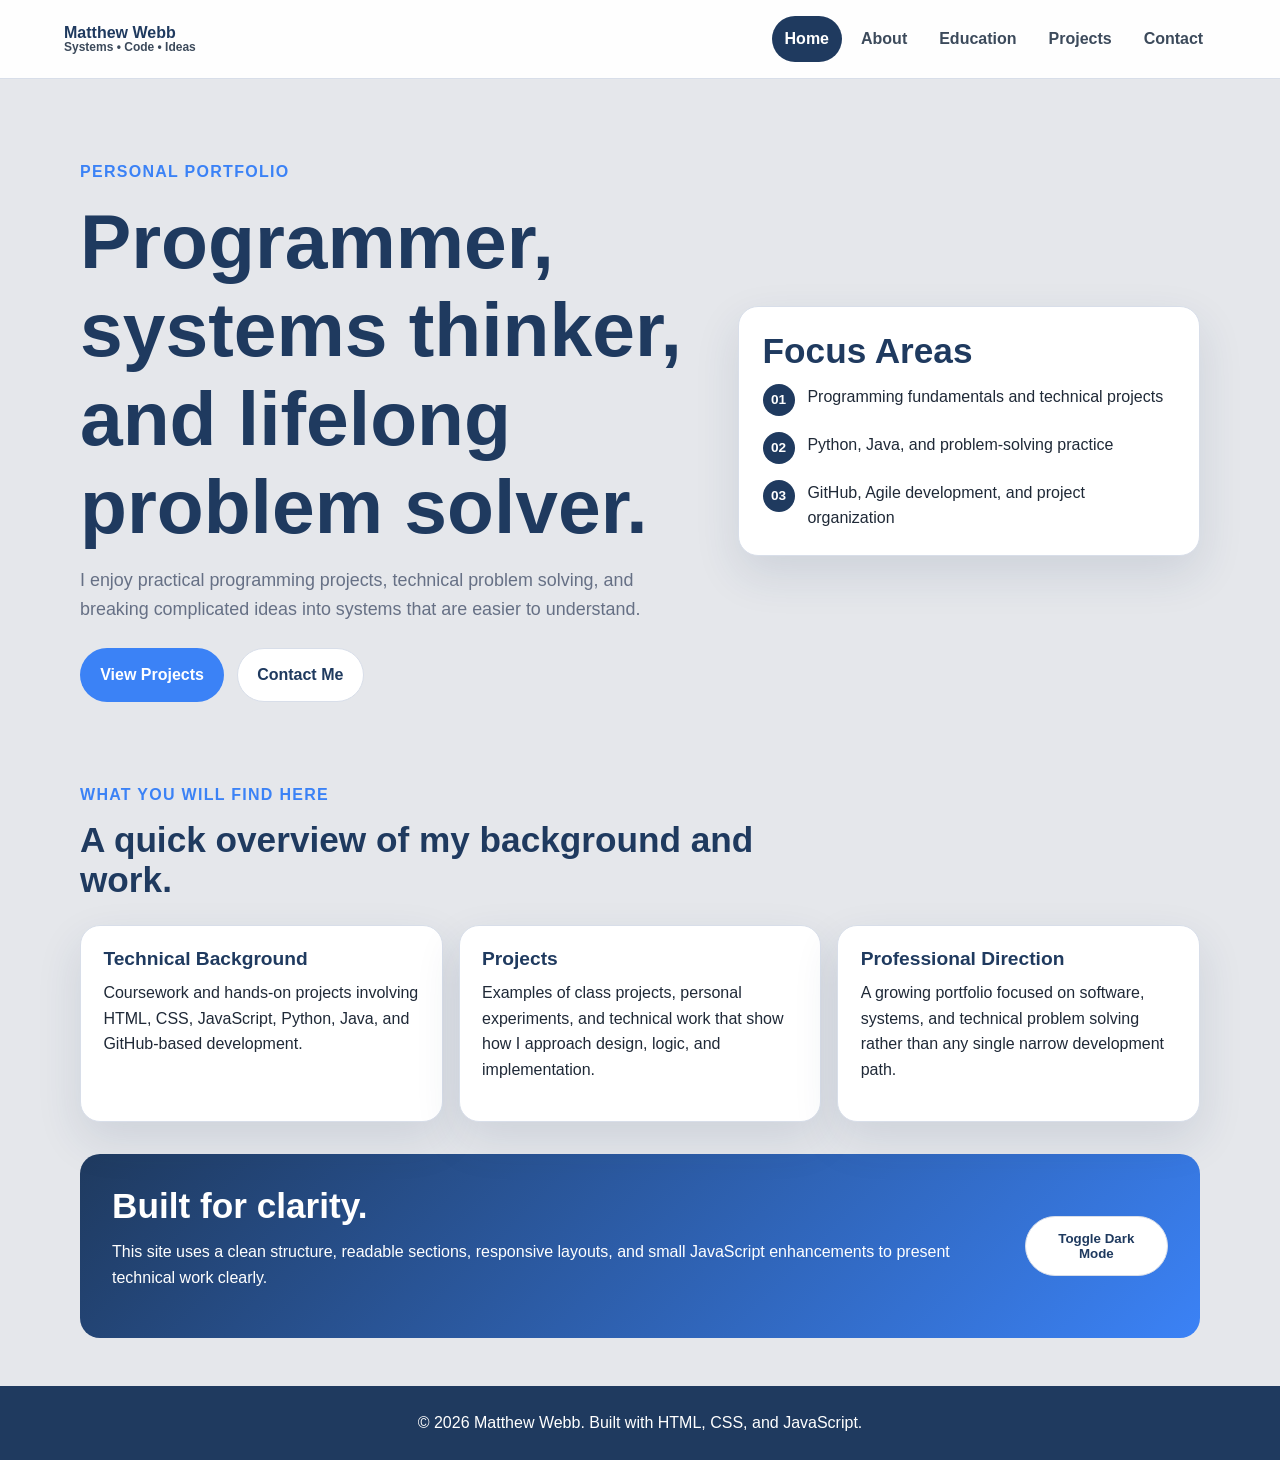
<file: index.html>
<!DOCTYPE html>
<html lang="en">
<head>
  <meta charset="UTF-8">
  <meta name="viewport" content="width=device-width, initial-scale=1.0">
  <title>Matthew Webb | Personal Portfolio</title>
  <link rel="stylesheet" href="css/style.css">
  <script src="js/script.js" defer></script>
</head>
<body>
  <header class="site-header">
    <a class="wordmark" href="index.html" aria-label="Matthew Webb home">
      <span>Matthew Webb</span>
      <small>Systems • Code • Ideas</small>
    </a>
    <button class="nav-toggle" aria-label="Toggle navigation" aria-expanded="false">☰</button>
    <nav class="site-nav" aria-label="Main navigation">
      <a class="active" href="index.html">Home</a>
      <a href="about.html">About</a>
      <a href="education.html">Education</a>
      <a href="projects.html">Projects</a>
      <a href="contact.html">Contact</a>
    </nav>
  </header>

  <main>
    <section class="hero two-column-hero">
      <div>
        <p class="eyebrow">Personal Portfolio</p>
        <h1>Programmer, systems thinker, and lifelong problem solver.</h1>
        <p class="hero-text">I enjoy practical programming projects, technical problem solving, and breaking complicated ideas into systems that are easier to understand.</p>
        <div class="button-row">
          <a class="button primary" href="projects.html">View Projects</a>
          <a class="button secondary" href="contact.html">Contact Me</a>
        </div>
      </div>
      <div class="hero-card" aria-label="Portfolio highlights">
        <h2>Focus Areas</h2>
        <ul class="highlight-list">
          <li><span>01</span> Programming fundamentals and technical projects</li>
          <li><span>02</span> Python, Java, and problem-solving practice</li>
          <li><span>03</span> GitHub, Agile development, and project organization</li>
        </ul>
      </div>
    </section>

    <section class="content-section">
      <div class="section-heading">
        <p class="eyebrow">What you will find here</p>
        <h2>A quick overview of my background and work.</h2>
      </div>
      <div class="card-grid three-columns">
        <article class="info-card">
          <h3>Technical Background</h3>
          <p>Coursework and hands-on projects involving HTML, CSS, JavaScript, Python, Java, and GitHub-based development.</p>
        </article>
        <article class="info-card">
          <h3>Projects</h3>
          <p>Examples of class projects, personal experiments, and technical work that show how I approach design, logic, and implementation.</p>
        </article>
        <article class="info-card">
          <h3>Professional Direction</h3>
          <p>A growing portfolio focused on software, systems, and technical problem solving rather than any single narrow development path.</p>
        </article>
      </div>
    </section>

    <section class="callout-band">
      <div>
        <h2>Built for clarity.</h2>
        <p>This site uses a clean structure, readable sections, responsive layouts, and small JavaScript enhancements to present technical work clearly.</p>
      </div>
      <button class="button secondary theme-toggle" type="button">Toggle Dark Mode</button>
    </section>
  </main>

  <footer class="site-footer">
    <p>&copy; 2026 Matthew Webb. Built with HTML, CSS, and JavaScript.</p>
  </footer>
</body>
</html>
</file>
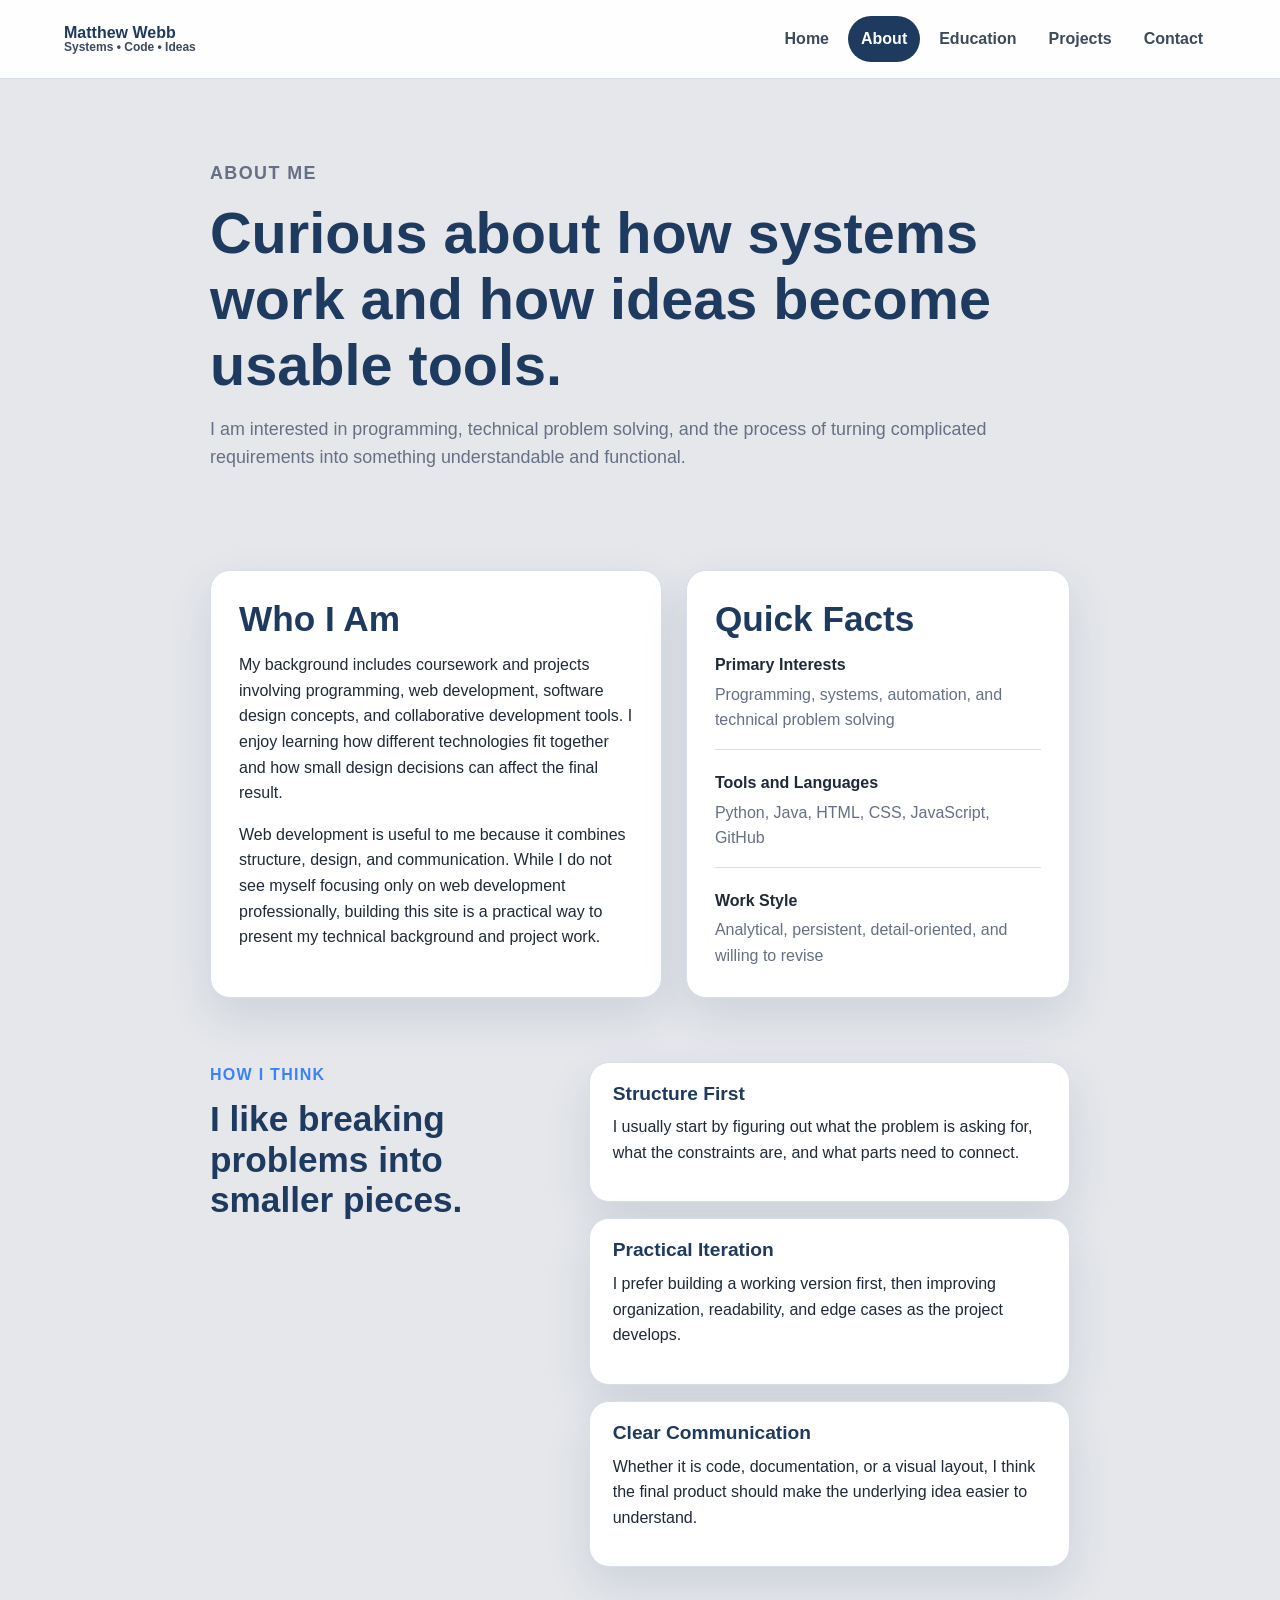
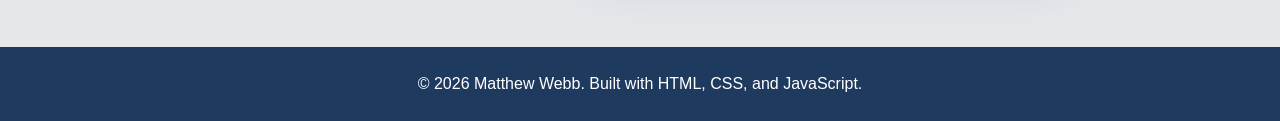
<file: about.html>
<!DOCTYPE html>
<html lang="en">
<head>
  <meta charset="UTF-8">
  <meta name="viewport" content="width=device-width, initial-scale=1.0">
  <title>About | Matthew Webb</title>
  <link rel="stylesheet" href="css/style.css">
  <script src="js/script.js" defer></script>
</head>
<body class="about-page">
  <header class="site-header">
    <a class="wordmark" href="index.html" aria-label="Matthew Webb home">
      <span>Matthew Webb</span>
      <small>Systems • Code • Ideas</small>
    </a>
    <button class="nav-toggle" aria-label="Toggle navigation" aria-expanded="false">☰</button>
    <nav class="site-nav" aria-label="Main navigation">
      <a href="index.html">Home</a>
      <a class="active" href="about.html">About</a>
      <a href="education.html">Education</a>
      <a href="projects.html">Projects</a>
      <a href="contact.html">Contact</a>
    </nav>
  </header>

  <main>
    <section class="page-intro">
      <p class="eyebrow">About Me</p>
      <h1>Curious about how systems work and how ideas become usable tools.</h1>
      <p>I am interested in programming, technical problem solving, and the process of turning complicated requirements into something understandable and functional.</p>
    </section>

    <section class="about-layout">
      <article class="profile-panel">
        <h2>Who I Am</h2>
        <p>My background includes coursework and projects involving programming, web development, software design concepts, and collaborative development tools. I enjoy learning how different technologies fit together and how small design decisions can affect the final result.</p>
        <p>Web development is useful to me because it combines structure, design, and communication. While I do not see myself focusing only on web development professionally, building this site is a practical way to present my technical background and project work.</p>
      </article>

      <aside class="quick-facts">
        <h2>Quick Facts</h2>
        <dl>
          <div>
            <dt>Primary Interests</dt>
            <dd>Programming, systems, automation, and technical problem solving</dd>
          </div>
          <div>
            <dt>Tools and Languages</dt>
            <dd>Python, Java, HTML, CSS, JavaScript, GitHub</dd>
          </div>
          <div>
            <dt>Work Style</dt>
            <dd>Analytical, persistent, detail-oriented, and willing to revise</dd>
          </div>
        </dl>
      </aside>
    </section>

    <section class="content-section split-section">
      <div>
        <p class="eyebrow">How I Think</p>
        <h2>I like breaking problems into smaller pieces.</h2>
      </div>
      <div class="stacked-cards">
        <article class="info-card">
          <h3>Structure First</h3>
          <p>I usually start by figuring out what the problem is asking for, what the constraints are, and what parts need to connect.</p>
        </article>
        <article class="info-card">
          <h3>Practical Iteration</h3>
          <p>I prefer building a working version first, then improving organization, readability, and edge cases as the project develops.</p>
        </article>
        <article class="info-card">
          <h3>Clear Communication</h3>
          <p>Whether it is code, documentation, or a visual layout, I think the final product should make the underlying idea easier to understand.</p>
        </article>
      </div>
    </section>
  </main>

  <footer class="site-footer">
    <p>&copy; 2026 Matthew Webb. Built with HTML, CSS, and JavaScript.</p>
  </footer>
</body>
</html>
</file>
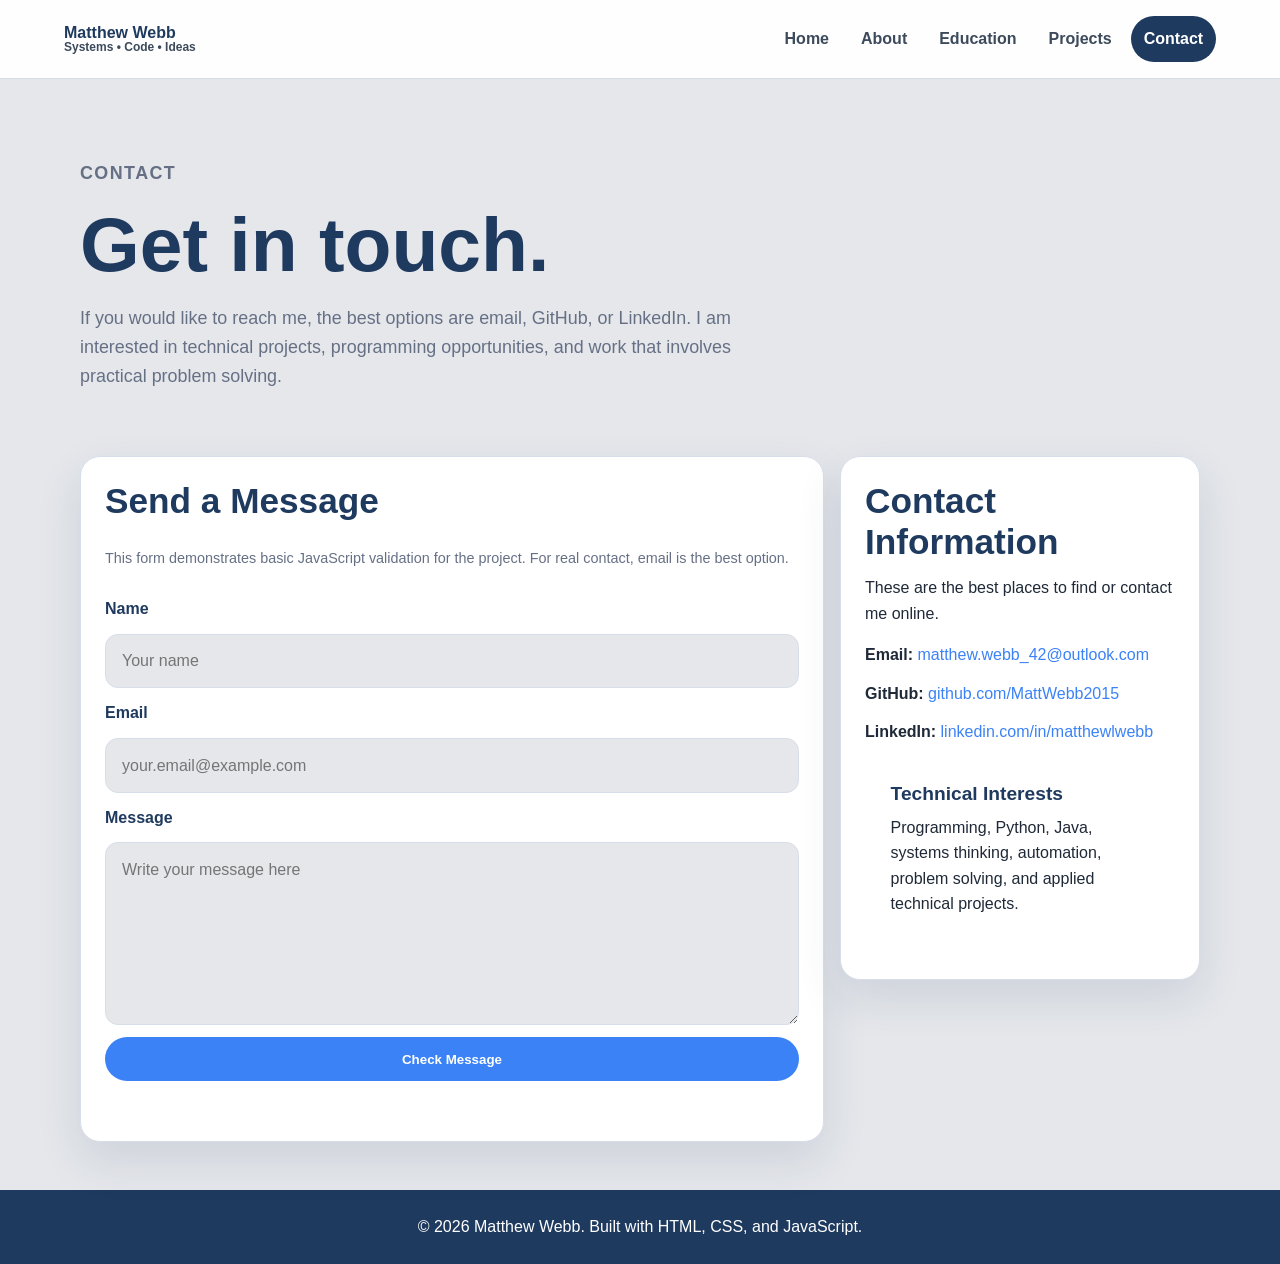
<file: contact.html>
<!DOCTYPE html>
<html lang="en">
<head>
  <meta charset="UTF-8">
  <meta name="viewport" content="width=device-width, initial-scale=1.0">
  <title>Contact | Matthew Webb</title>
  <link rel="stylesheet" href="css/style.css">
  <script src="js/script.js" defer></script>
</head>
<body>
  <header class="site-header">
    <a class="wordmark" href="index.html" aria-label="Matthew Webb home">
      <span>Matthew Webb</span>
      <small>Systems • Code • Ideas</small>
    </a>
    <button class="nav-toggle" aria-label="Toggle navigation" aria-expanded="false">☰</button>
    <nav class="site-nav" aria-label="Main navigation">
      <a href="index.html">Home</a>
      <a href="about.html">About</a>
      <a href="education.html">Education</a>
      <a href="projects.html">Projects</a>
      <a class="active" href="contact.html">Contact</a>
    </nav>
  </header>

  <main>
    <section class="page-intro contact-intro">
      <p class="eyebrow">Contact</p>
      <h1>Get in touch.</h1>
      <p>If you would like to reach me, the best options are email, GitHub, or LinkedIn. I am interested in technical projects, programming opportunities, and work that involves practical problem solving.</p>
    </section>

    <section class="contact-layout">
      <form class="contact-form" id="contactForm" novalidate>
        <h2>Send a Message</h2>
        <p class="small-note">This form demonstrates basic JavaScript validation for the project. For real contact, email is the best option.</p>

        <label for="name">Name</label>
        <input type="text" id="name" name="name" placeholder="Your name">

        <label for="email">Email</label>
        <input type="email" id="email" name="email" placeholder="your.email@example.com">

        <label for="message">Message</label>
        <textarea id="message" name="message" rows="6" placeholder="Write your message here"></textarea>

        <button class="button primary" type="submit">Check Message</button>
        <p class="form-message" id="formMessage" aria-live="polite"></p>
      </form>

      <aside class="contact-card">
        <h2>Contact Information</h2>
        <p>These are the best places to find or contact me online.</p>

        <ul class="contact-list">
          <li>
            <strong>Email:</strong>
            <a href="mailto:matthew.webb_42@outlook.com">matthew.webb_42@outlook.com</a>
          </li>
          <li>
            <strong>GitHub:</strong>
            <a href="https://github.com/MattWebb2015" target="_blank" rel="noopener noreferrer">github.com/MattWebb2015</a>
          </li>
          <li>
            <strong>LinkedIn:</strong>
            <a href="https://www.linkedin.com/in/matthewlwebb/" target="_blank" rel="noopener noreferrer">linkedin.com/in/matthewlwebb</a>
          </li>
        </ul>

        <div class="wide-card">
          <h3>Technical Interests</h3>
          <p>Programming, Python, Java, systems thinking, automation, problem solving, and applied technical projects.</p>
        </div>
      </aside>
    </section>
  </main>

  <footer class="site-footer">
    <p>&copy; 2026 Matthew Webb. Built with HTML, CSS, and JavaScript.</p>
  </footer>
</body>
</html>
</file>
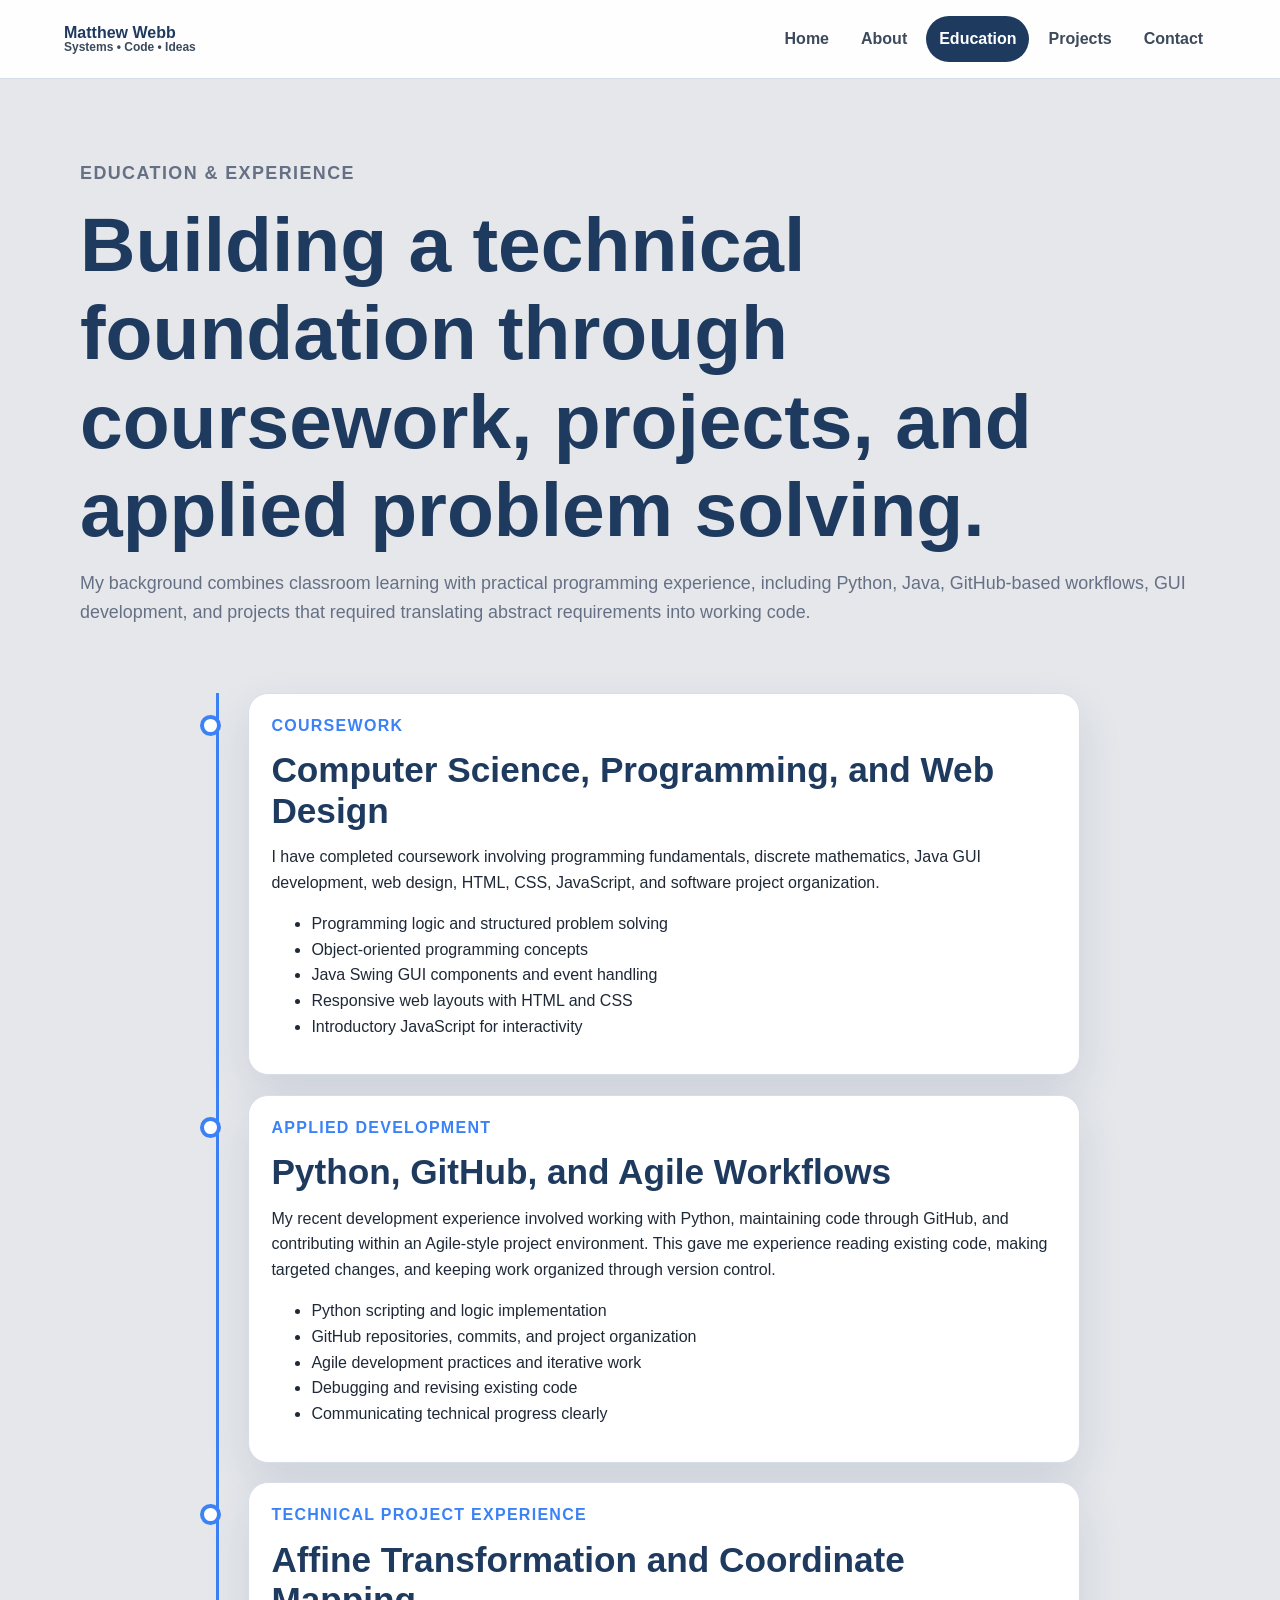
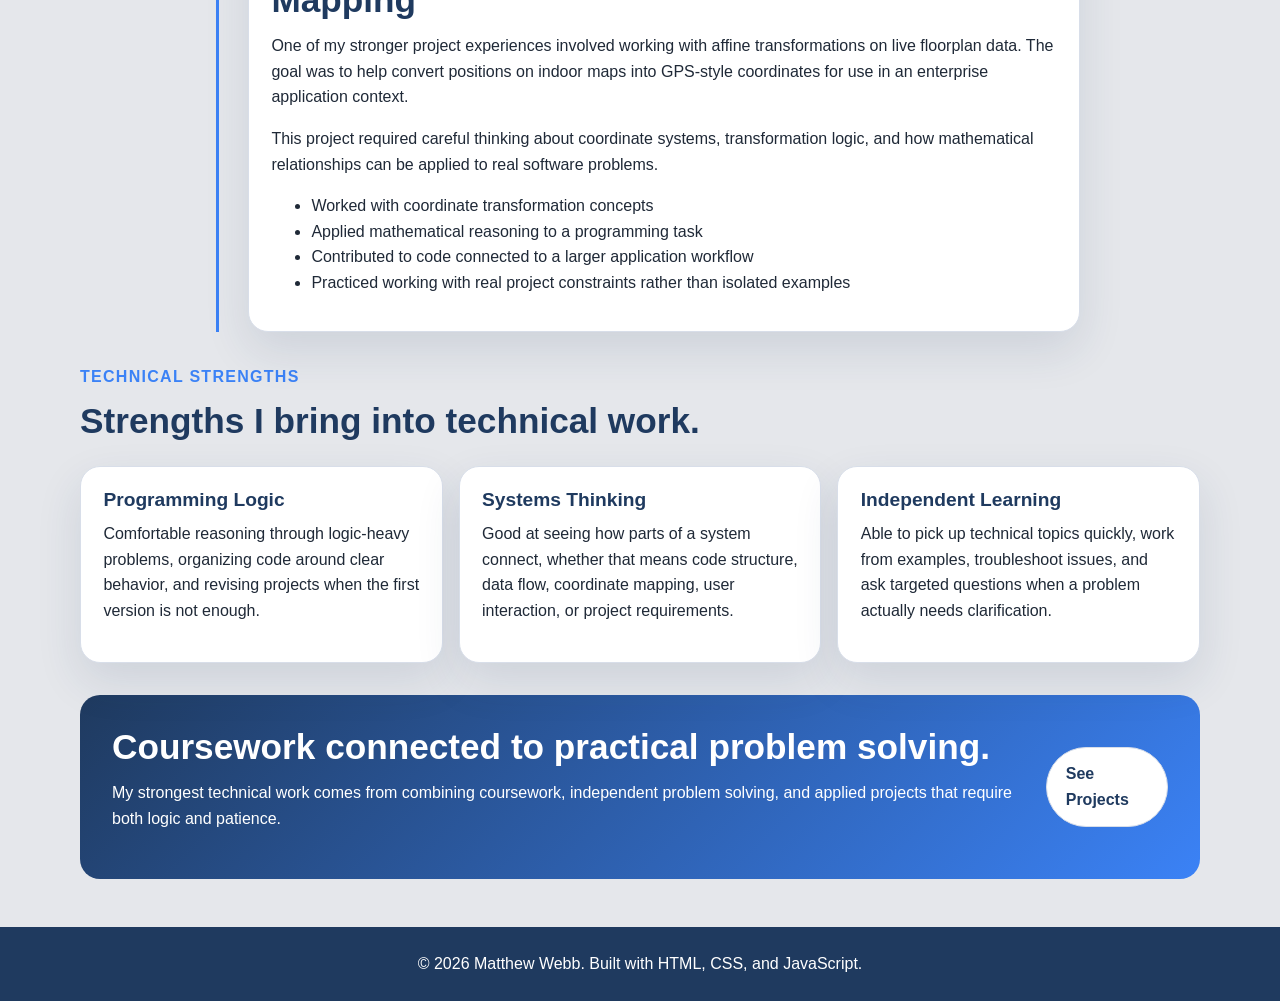
<file: education.html>
<!DOCTYPE html>
<html lang="en">
<head>
  <meta charset="UTF-8">
  <meta name="viewport" content="width=device-width, initial-scale=1.0">
  <title>Education & Experience | Matthew Webb</title>
  <link rel="stylesheet" href="css/style.css">
  <script src="js/script.js" defer></script>
</head>
<body>
  <header class="site-header">
    <a class="wordmark" href="index.html" aria-label="Matthew Webb home">
      <span>Matthew Webb</span>
      <small>Systems • Code • Ideas</small>
    </a>
    <button class="nav-toggle" aria-label="Toggle navigation" aria-expanded="false">☰</button>
    <nav class="site-nav" aria-label="Main navigation">
      <a href="index.html">Home</a>
      <a href="about.html">About</a>
      <a class="active" href="education.html">Education</a>
      <a href="projects.html">Projects</a>
      <a href="contact.html">Contact</a>
    </nav>
  </header>

  <main>
    <section class="page-intro">
      <p class="eyebrow">Education & Experience</p>
      <h1>Building a technical foundation through coursework, projects, and applied problem solving.</h1>
      <p>My background combines classroom learning with practical programming experience, including Python, Java, GitHub-based workflows, GUI development, and projects that required translating abstract requirements into working code.</p>
    </section>

    <section class="timeline-section">
      <article class="timeline-item">
        <div class="timeline-marker"></div>
        <div class="timeline-content">
          <p class="eyebrow">Coursework</p>
          <h2>Computer Science, Programming, and Web Design</h2>
          <p>I have completed coursework involving programming fundamentals, discrete mathematics, Java GUI development, web design, HTML, CSS, JavaScript, and software project organization.</p>
          <ul class="skill-list">
            <li>Programming logic and structured problem solving</li>
            <li>Object-oriented programming concepts</li>
            <li>Java Swing GUI components and event handling</li>
            <li>Responsive web layouts with HTML and CSS</li>
            <li>Introductory JavaScript for interactivity</li>
          </ul>
        </div>
      </article>

      <article class="timeline-item">
        <div class="timeline-marker"></div>
        <div class="timeline-content">
          <p class="eyebrow">Applied Development</p>
          <h2>Python, GitHub, and Agile Workflows</h2>
          <p>My recent development experience involved working with Python, maintaining code through GitHub, and contributing within an Agile-style project environment. This gave me experience reading existing code, making targeted changes, and keeping work organized through version control.</p>
          <ul class="skill-list">
            <li>Python scripting and logic implementation</li>
            <li>GitHub repositories, commits, and project organization</li>
            <li>Agile development practices and iterative work</li>
            <li>Debugging and revising existing code</li>
            <li>Communicating technical progress clearly</li>
          </ul>
        </div>
      </article>

      <article class="timeline-item">
        <div class="timeline-marker"></div>
        <div class="timeline-content">
          <p class="eyebrow">Technical Project Experience</p>
          <h2>Affine Transformation and Coordinate Mapping</h2>
          <p>One of my stronger project experiences involved working with affine transformations on live floorplan data. The goal was to help convert positions on indoor maps into GPS-style coordinates for use in an enterprise application context.</p>
          <p>This project required careful thinking about coordinate systems, transformation logic, and how mathematical relationships can be applied to real software problems.</p>
          <ul class="skill-list">
            <li>Worked with coordinate transformation concepts</li>
            <li>Applied mathematical reasoning to a programming task</li>
            <li>Contributed to code connected to a larger application workflow</li>
            <li>Practiced working with real project constraints rather than isolated examples</li>
          </ul>
        </div>
      </article>
    </section>

    <section class="content-section">
      <div class="section-heading">
        <p class="eyebrow">Technical Strengths</p>
        <h2>Strengths I bring into technical work.</h2>
      </div>

      <div class="card-grid three-columns">
        <article class="info-card">
          <h3>Programming Logic</h3>
          <p>Comfortable reasoning through logic-heavy problems, organizing code around clear behavior, and revising projects when the first version is not enough.</p>
        </article>

        <article class="info-card">
          <h3>Systems Thinking</h3>
          <p>Good at seeing how parts of a system connect, whether that means code structure, data flow, coordinate mapping, user interaction, or project requirements.</p>
        </article>

        <article class="info-card">
          <h3>Independent Learning</h3>
          <p>Able to pick up technical topics quickly, work from examples, troubleshoot issues, and ask targeted questions when a problem actually needs clarification.</p>
        </article>
      </div>
    </section>

    <section class="callout-band">
      <div>
        <h2>Coursework connected to practical problem solving.</h2>
        <p>My strongest technical work comes from combining coursework, independent problem solving, and applied projects that require both logic and patience.</p>
      </div>
      <a class="button secondary" href="projects.html">See Projects</a>
    </section>
  </main>

  <footer class="site-footer">
    <p>&copy; 2026 Matthew Webb. Built with HTML, CSS, and JavaScript.</p>
  </footer>
</body>
</html>
</file>
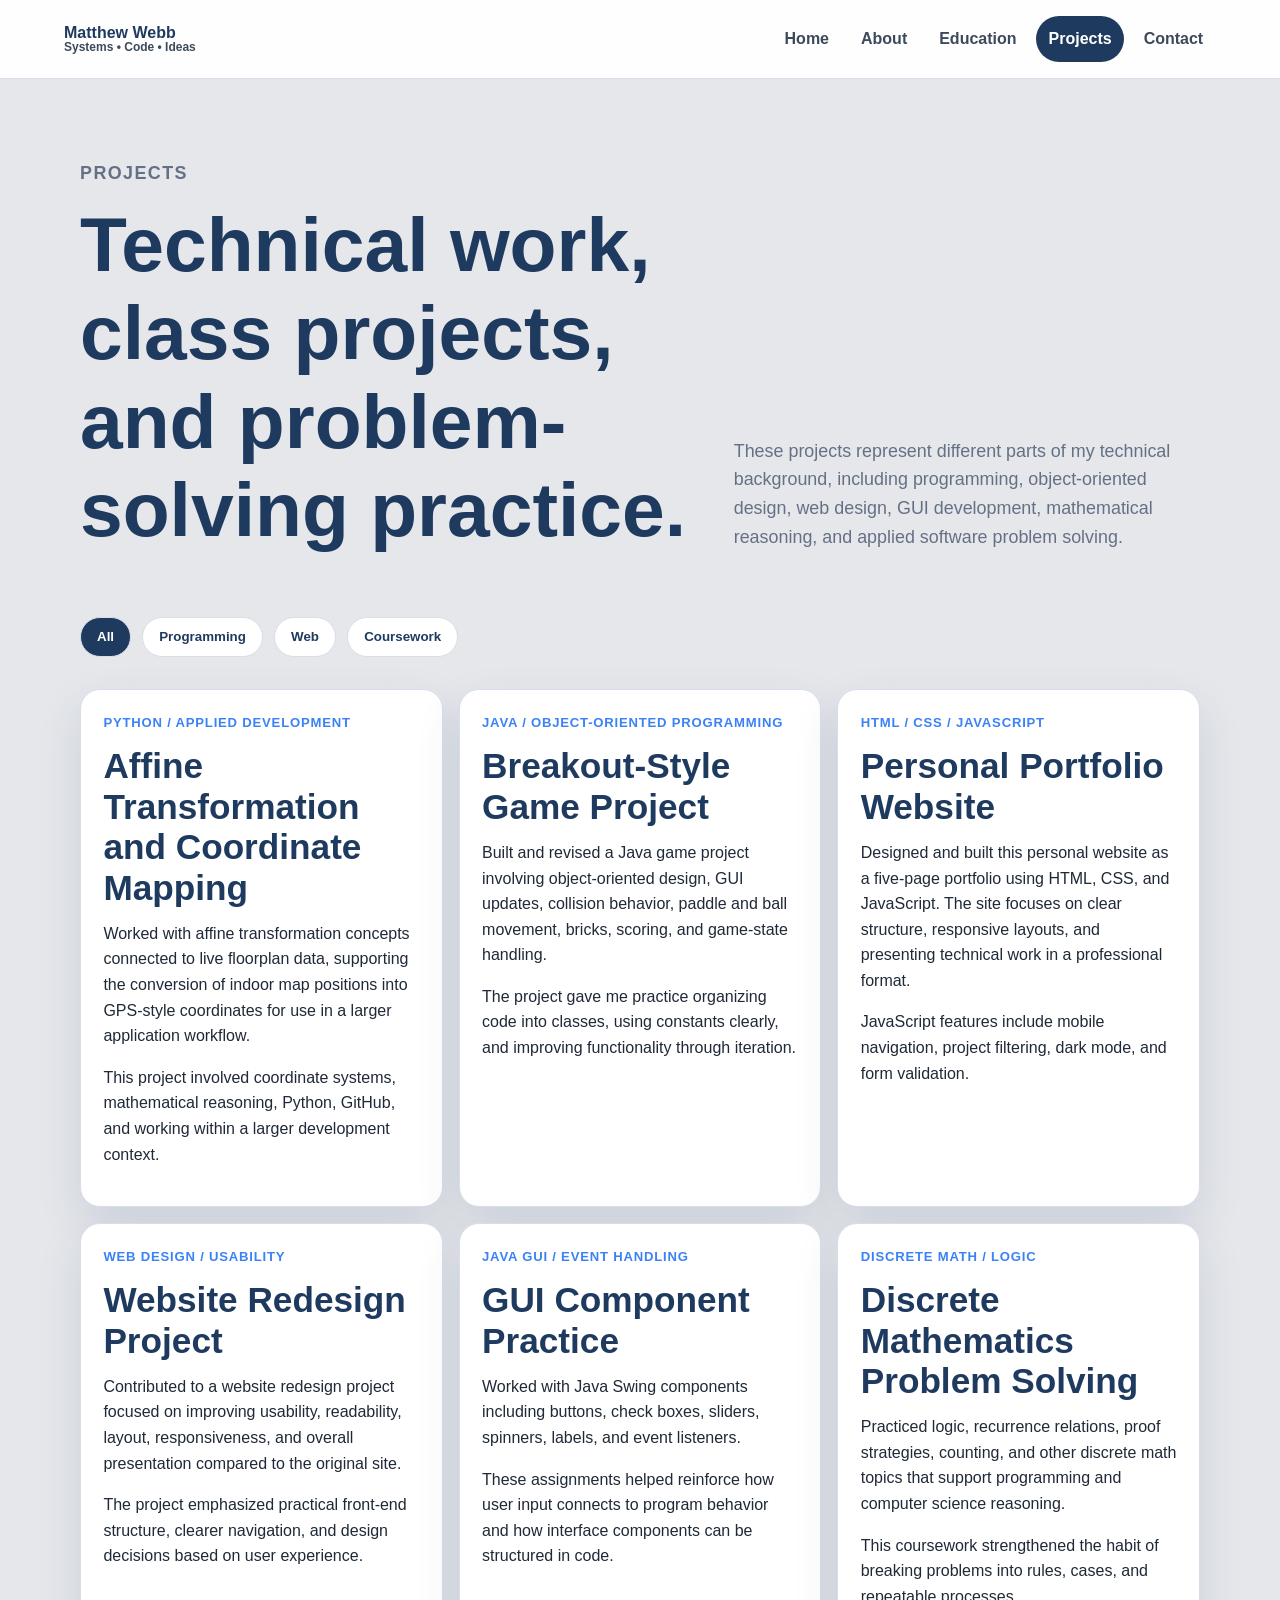
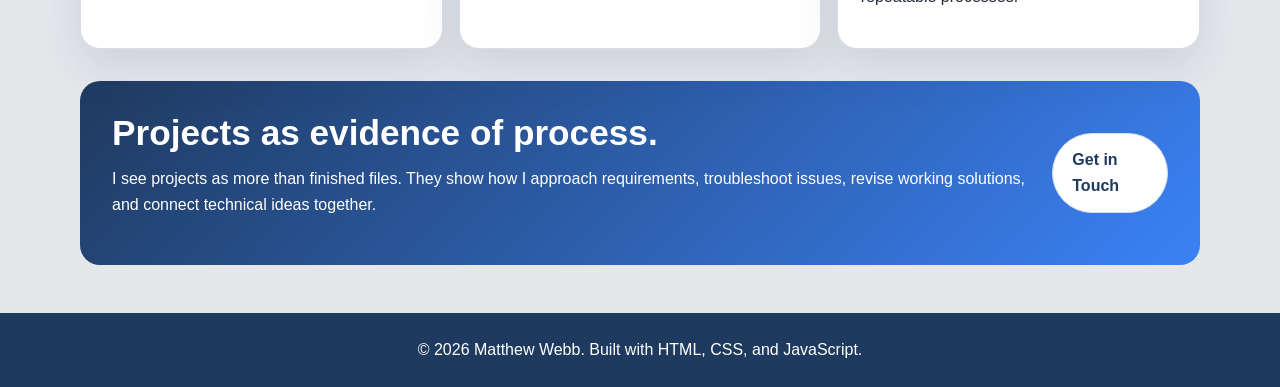
<file: projects.html>
<!DOCTYPE html>
<html lang="en">
<head>
  <meta charset="UTF-8">
  <meta name="viewport" content="width=device-width, initial-scale=1.0">
  <title>Projects | Matthew Webb</title>
  <link rel="stylesheet" href="css/style.css">
  <script src="js/script.js" defer></script>
</head>
<body>
  <header class="site-header">
    <a class="wordmark" href="index.html" aria-label="Matthew Webb home">
      <span>Matthew Webb</span>
      <small>Systems • Code • Ideas</small>
    </a>
    <button class="nav-toggle" aria-label="Toggle navigation" aria-expanded="false">☰</button>
    <nav class="site-nav" aria-label="Main navigation">
      <a href="index.html">Home</a>
      <a href="about.html">About</a>
      <a href="education.html">Education</a>
      <a class="active" href="projects.html">Projects</a>
      <a href="contact.html">Contact</a>
    </nav>
  </header>

  <main>
    <section class="page-intro project-intro">
      <div>
        <p class="eyebrow">Projects</p>
        <h1>Technical work, class projects, and problem-solving practice.</h1>
      </div>
      <p>These projects represent different parts of my technical background, including programming, object-oriented design, web design, GUI development, mathematical reasoning, and applied software problem solving.</p>
    </section>

    <section class="filter-section" aria-label="Project filters">
      <button class="filter-button active" type="button" data-filter="all">All</button>
      <button class="filter-button" type="button" data-filter="programming">Programming</button>
      <button class="filter-button" type="button" data-filter="web">Web</button>
      <button class="filter-button" type="button" data-filter="coursework">Coursework</button>
    </section>

    <section class="project-grid">
      <article class="project-card" data-category="programming">
        <p class="project-type">Python / Applied Development</p>
        <h2>Affine Transformation and Coordinate Mapping</h2>
        <p>Worked with affine transformation concepts connected to live floorplan data, supporting the conversion of indoor map positions into GPS-style coordinates for use in a larger application workflow.</p>
        <p>This project involved coordinate systems, mathematical reasoning, Python, GitHub, and working within a larger development context.</p>
      </article>

      <article class="project-card" data-category="programming">
        <p class="project-type">Java / Object-Oriented Programming</p>
        <h2>Breakout-Style Game Project</h2>
        <p>Built and revised a Java game project involving object-oriented design, GUI updates, collision behavior, paddle and ball movement, bricks, scoring, and game-state handling.</p>
        <p>The project gave me practice organizing code into classes, using constants clearly, and improving functionality through iteration.</p>
      </article>

      <article class="project-card" data-category="web">
        <p class="project-type">HTML / CSS / JavaScript</p>
        <h2>Personal Portfolio Website</h2>
        <p>Designed and built this personal website as a five-page portfolio using HTML, CSS, and JavaScript. The site focuses on clear structure, responsive layouts, and presenting technical work in a professional format.</p>
        <p>JavaScript features include mobile navigation, project filtering, dark mode, and form validation.</p>
      </article>

      <article class="project-card" data-category="web">
        <p class="project-type">Web Design / Usability</p>
        <h2>Website Redesign Project</h2>
        <p>Contributed to a website redesign project focused on improving usability, readability, layout, responsiveness, and overall presentation compared to the original site.</p>
        <p>The project emphasized practical front-end structure, clearer navigation, and design decisions based on user experience.</p>
      </article>

      <article class="project-card" data-category="coursework">
        <p class="project-type">Java GUI / Event Handling</p>
        <h2>GUI Component Practice</h2>
        <p>Worked with Java Swing components including buttons, check boxes, sliders, spinners, labels, and event listeners.</p>
        <p>These assignments helped reinforce how user input connects to program behavior and how interface components can be structured in code.</p>
      </article>

      <article class="project-card" data-category="coursework">
        <p class="project-type">Discrete Math / Logic</p>
        <h2>Discrete Mathematics Problem Solving</h2>
        <p>Practiced logic, recurrence relations, proof strategies, counting, and other discrete math topics that support programming and computer science reasoning.</p>
        <p>This coursework strengthened the habit of breaking problems into rules, cases, and repeatable processes.</p>
      </article>
    </section>

    <section class="callout-band">
      <div>
        <h2>Projects as evidence of process.</h2>
        <p>I see projects as more than finished files. They show how I approach requirements, troubleshoot issues, revise working solutions, and connect technical ideas together.</p>
      </div>
      <a class="button secondary" href="contact.html">Get in Touch</a>
    </section>
  </main>

  <footer class="site-footer">
    <p>&copy; 2026 Matthew Webb. Built with HTML, CSS, and JavaScript.</p>
  </footer>
</body>
</html>
</file>
<file: css/style.css>
:root {
  --dark-blue: #1F3A5F;
  --slate-gray: #3C4A5B;
  --light-gray: #E5E7EB;
  --accent-blue: #3B82F6;
  --white: #ffffff;
  --surface: #ffffff;
  --text: #1f2937;
  --muted: #667085;
  --border: #d8dee9;
  --shadow: 0 18px 45px rgba(31, 58, 95, 0.12);
}

* {
  box-sizing: border-box;
}

html {
  scroll-behavior: smooth;
}

body {
  margin: 0;
  font-family: "Open Sans", Arial, sans-serif;
  color: var(--text);
  background: var(--light-gray);
  line-height: 1.6;
}

body.dark-mode {
  --light-gray: #111827;
  --surface: #1f2937;
  --text: #f3f4f6;
  --muted: #cbd5e1;
  --border: #374151;
  --shadow: 0 18px 45px rgba(0, 0, 0, 0.35);
}

a {
  color: var(--accent-blue);
  text-decoration: none;
}

a:hover,
a:focus {
  text-decoration: underline;
}

img {
  max-width: 100%;
  display: block;
}

.site-header {
  position: sticky;
  top: 0;
  z-index: 10;
  display: flex;
  align-items: center;
  justify-content: space-between;
  gap: 1rem;
  padding: 1rem clamp(1rem, 5vw, 4rem);
  background: rgba(255, 255, 255, 0.95);
  border-bottom: 1px solid var(--border);
  backdrop-filter: blur(10px);
}

.dark-mode .site-header {
  background: rgba(31, 41, 55, 0.95);
}

.wordmark {
  display: inline-flex;
  flex-direction: column;
  color: var(--dark-blue);
  font-family: Montserrat, Arial, sans-serif;
  font-weight: 800;
  line-height: 1.1;
}

.dark-mode .wordmark {
  color: #dbeafe;
}

.wordmark small {
  color: var(--slate-gray);
  font-size: 0.75rem;
  font-weight: 600;
}

.dark-mode .wordmark small {
  color: var(--muted);
}

.site-nav {
  display: flex;
  align-items: center;
  gap: 0.4rem;
}

.site-nav a {
  color: var(--slate-gray);
  font-weight: 700;
  padding: 0.65rem 0.8rem;
  border-radius: 999px;
}

.site-nav a:hover,
.site-nav a:focus,
.site-nav a.active {
  color: #ffffff;
  background: var(--dark-blue);
  text-decoration: none;
}

.nav-toggle {
  display: none;
  border: 0;
  border-radius: 0.5rem;
  padding: 0.55rem 0.75rem;
  color: #ffffff;
  background: var(--dark-blue);
  font-size: 1.2rem;
  cursor: pointer;
}

main {
  width: min(1120px, calc(100% - 2rem));
  margin: 0 auto;
}

.hero,
.page-intro,
.content-section,
.callout-band,
.timeline-section,
.skills-panel,
.contact-layout,
.about-layout,
.project-grid,
.filter-section {
  margin: 2rem 0;
}

.two-column-hero {
  display: grid;
  grid-template-columns: minmax(0, 1.15fr) minmax(280px, 0.85fr);
  align-items: center;
  gap: 2rem;
  min-height: 68vh;
  padding: 3rem 0;
}

.eyebrow {
  margin: 0 0 0.75rem;
  color: var(--accent-blue);
  font-weight: 800;
  letter-spacing: 0.08em;
  text-transform: uppercase;
}

h1,
h2,
h3 {
  font-family: Montserrat, Arial, sans-serif;
  color: var(--dark-blue);
  line-height: 1.15;
}

.dark-mode h1,
.dark-mode h2,
.dark-mode h3 {
  color: #dbeafe;
}

h1 {
  margin: 0 0 1rem;
  font-size: clamp(2.2rem, 6vw, 4.8rem);
}

h2 {
  margin: 0 0 0.8rem;
  font-size: clamp(1.45rem, 3vw, 2.2rem);
}

h3 {
  margin: 0 0 0.6rem;
  font-size: 1.2rem;
}

p {
  margin-top: 0;
}

.hero-text,
.page-intro p,
.split-intro > p,
.project-intro > p {
  color: var(--muted);
  font-size: 1.12rem;
}

.button-row {
  display: flex;
  flex-wrap: wrap;
  gap: 0.8rem;
  margin-top: 1.5rem;
}

.button {
  display: inline-flex;
  align-items: center;
  justify-content: center;
  border: 1px solid transparent;
  border-radius: 999px;
  padding: 0.85rem 1.2rem;
  font-weight: 800;
  cursor: pointer;
}

.button.primary {
  color: #ffffff;
  background: var(--accent-blue);
}

.button.secondary {
  color: var(--dark-blue);
  background: var(--surface);
  border-color: var(--border);
}

.dark-mode .button.secondary {
  color: var(--text);
}

.hero-card,
.info-card,
.profile-panel,
.timeline-content,
.skills-panel,
.contact-form,
.contact-card,
.project-card {
  background: var(--surface);
  border: 1px solid var(--border);
  border-radius: 1.25rem;
  box-shadow: var(--shadow);
}

.hero-card {
  padding: 1.5rem;
}

.highlight-list {
  display: grid;
  gap: 1rem;
  padding: 0;
  margin: 0;
  list-style: none;
}

.highlight-list li {
  display: flex;
  gap: 0.8rem;
  align-items: flex-start;
}

.highlight-list span {
  display: inline-grid;
  place-items: center;
  min-width: 2rem;
  height: 2rem;
  border-radius: 50%;
  color: #ffffff;
  background: var(--dark-blue);
  font-weight: 800;
  font-size: 0.85rem;
}

.section-heading {
  max-width: 700px;
  margin-bottom: 1.5rem;
}

.card-grid,
.project-grid {
  display: grid;
  gap: 1rem;
}

.three-columns,
.project-grid {
  grid-template-columns: repeat(3, minmax(0, 1fr));
}

.info-card,
.project-card {
  padding: 1.4rem;
}

.callout-band {
  display: flex;
  align-items: center;
  justify-content: space-between;
  gap: 1rem;
  padding: 2rem;
  border-radius: 1.25rem;
  color: #ffffff;
  background: linear-gradient(135deg, var(--dark-blue), var(--accent-blue));
}

.callout-band h2,
.callout-band p {
  color: var(--white);
}

.page-intro {
  padding: 3rem 0 1rem;
}

.centered-intro {
  max-width: 760px;
  margin-inline: auto;
  text-align: center;
}

.split-intro,
.project-intro {
  display: grid;
  grid-template-columns: minmax(0, 1fr) minmax(280px, 0.75fr);
  gap: 2rem;
  align-items: end;
}

.about-layout {
  display: grid;
  grid-template-columns: minmax(360px, 0.95fr) minmax(320px, 1.05fr);
  gap: 2rem;
  align-items: stretch;
  max-width: 900px;
  margin: 0 auto;
  padding: 3rem 0;
}

.profile-panel,
.quick-facts {
  background: var(--surface);
  border: 1px solid var(--border);
  border-radius: 1.25rem;
  padding: 2rem;
  box-shadow: var(--shadow);
}

.profile-panel {
  text-align: left;
}

.profile-panel h2,
.quick-facts h2 {
  margin-top: 0;
}

.profile-panel p {
  max-width: 65ch;
}

.quick-facts dl {
  display: grid;
  gap: 1.25rem;
  margin: 0;
}

.quick-facts div {
  padding-bottom: 1rem;
  border-bottom: 1px solid var(--border);
}

.quick-facts div:last-child {
  padding-bottom: 0;
  border-bottom: none;
}

.quick-facts dt {
  font-weight: 700;
  color: var(--text);
  margin-bottom: 0.25rem;
}

.quick-facts dd {
  margin: 0;
  color: var(--muted);
  line-height: 1.6;
}

.split-section {
  max-width: 1100px;
  margin: 0 auto;
  padding: 3rem 1.5rem;
  display: grid;
  grid-template-columns: minmax(240px, 0.8fr) minmax(0, 1.2fr);
  gap: 2rem;
  align-items: start;
}

.stacked-cards {
  display: grid;
  gap: 1.25rem;
}

.stacked-cards .info-card {
  margin: 0;
}

.wide-card {
  padding: 1.4rem 1.6rem;
}

.timeline-section {
  position: relative;
  display: grid;
  gap: 1.2rem;
  max-width: 880px;
  margin-inline: auto;
}

.timeline-section::before {
  content: "";
  position: absolute;
  left: 1rem;
  top: 0;
  bottom: 0;
  width: 3px;
  background: var(--accent-blue);
}

.timeline-item {
  display: grid;
  grid-template-columns: 2rem 1fr;
  gap: 1rem;
  position: relative;
}

.timeline-marker {
  width: 1.3rem;
  height: 1.3rem;
  margin-top: 1.4rem;
  border: 4px solid var(--accent-blue);
  border-radius: 50%;
  background: var(--surface);
  z-index: 1;
}

.timeline-content {
  padding: 1.2rem 1.4rem;
}

.skills-panel {
  padding: 1.5rem;
}

.skill-tags {
  display: flex;
  flex-wrap: wrap;
  gap: 0.7rem;
}

.skill-tags span {
  padding: 0.5rem 0.8rem;
  border-radius: 999px;
  color: var(--dark-blue);
  background: #dbeafe;
  font-weight: 800;
}

.filter-section {
  display: flex;
  flex-wrap: wrap;
  gap: 0.7rem;
}

.filter-button {
  border: 1px solid var(--border);
  border-radius: 999px;
  padding: 0.7rem 1rem;
  color: var(--dark-blue);
  background: var(--surface);
  font-weight: 800;
  cursor: pointer;
}

.filter-button.active,
.filter-button:hover,
.filter-button:focus {
  color: #ffffff;
  background: var(--dark-blue);
}

.project-card {
  min-height: 220px;
  transition: transform 0.2s ease, opacity 0.2s ease;
}

.project-card:hover {
  transform: translateY(-4px);
}

.project-card.hidden {
  display: none;
}

.project-type {
  color: var(--accent-blue);
  font-weight: 900;
  text-transform: uppercase;
  letter-spacing: 0.06em;
  font-size: 0.82rem;
}

.contact-intro {
  max-width: 720px;
}

.contact-layout {
  display: grid;
  grid-template-columns: minmax(0, 1fr) 360px;
  gap: 1rem;
  align-items: start;
}

.contact-form,
.contact-card {
  padding: 1.5rem;
}

.contact-form {
  display: grid;
  gap: 0.75rem;
}

label {
  font-weight: 800;
  color: var(--dark-blue);
}

.dark-mode label {
  color: #dbeafe;
}

input,
textarea {
  width: 100%;
  border: 1px solid var(--border);
  border-radius: 0.8rem;
  padding: 0.85rem 1rem;
  color: var(--text);
  background: var(--light-gray);
  font: inherit;
}

.form-message {
  min-height: 1.5rem;
  margin: 0;
  font-weight: 800;
}

.form-message.success {
  color: #15803d;
}

.form-message.error {
  color: #b91c1c;
}

.contact-list {
  display: grid;
  gap: 0.8rem;
  padding: 0;
  list-style: none;
}

.small-note {
  color: var(--muted);
  font-size: 0.9rem;
}

.site-footer {
  margin-top: 3rem;
  padding: 1.5rem clamp(1rem, 5vw, 4rem);
  color: #ffffff;
  background: var(--dark-blue);
  text-align: center;
}

.site-footer p {
  margin: 0;
}

@media (max-width: 850px) {
  .site-header {
    align-items: flex-start;
  }

  .nav-toggle {
    display: inline-flex;
  }

  .site-nav {
    position: absolute;
    left: 1rem;
    right: 1rem;
    top: calc(100% + 0.5rem);
    display: none;
    flex-direction: column;
    align-items: stretch;
    padding: 0.8rem;
    border: 1px solid var(--border);
    border-radius: 1rem;
    background: var(--surface);
    box-shadow: var(--shadow);
  }

  .site-nav.open {
    display: flex;
  }

  .two-column-hero,
  .split-intro,
  .project-intro,
  .about-layout,
  .split-section,
  .contact-layout {
  grid-template-columns: 1fr;
  }

  .about-layout,
  .split-section {
  padding: 2rem 0;
  }

  .profile-panel,
  .quick-facts {
  padding: 1.5rem;
  }

  .three-columns,
  .project-grid {
    grid-template-columns: repeat(2, minmax(0, 1fr));
  }

  .callout-band {
    align-items: flex-start;
    flex-direction: column;
  }
}

@media (max-width: 560px) {
  main {
    width: min(100% - 1rem, 1120px);
  }

  .three-columns,
  .project-grid {
    grid-template-columns: 1fr;
  }

  .hero,
  .page-intro {
    padding-top: 2rem;
  }

  .info-card,
  .project-card,
  .hero-card,
  .profile-panel,
  .contact-form,
  .contact-card,
  .skills-panel,
  .callout-band {
    border-radius: 1rem;
  }
}
/* About page layout cleanup */
.about-page main {
  width: min(960px, calc(100% - 2rem));
}

.about-page .page-intro {
  max-width: 860px;
  margin: 2rem auto;
  padding: 3rem 0 1rem;
}

.about-page .page-intro h1 {
  font-size: clamp(2rem, 4.5vw, 3.7rem);
}

.about-page .about-layout {
  max-width: 860px;
  grid-template-columns: minmax(0, 1fr) minmax(280px, 0.85fr);
  gap: 1.5rem;
  padding: 2rem 0;
}

.about-page .profile-panel,
.about-page .quick-facts {
  padding: 1.75rem;
}

.about-page .split-section {
  max-width: 860px;
  grid-template-columns: 0.85fr 1.15fr;
  gap: 1.5rem;
  padding: 2rem 0;
}

.about-page .stacked-cards {
  gap: 1rem;
}

.about-page .stacked-cards .info-card {
  padding: 1.25rem 1.4rem;
}

@media (max-width: 850px) {
  .about-page main {
    width: min(100% - 1.25rem, 960px);
  }

  .about-page .about-layout,
  .about-page .split-section {
    grid-template-columns: 1fr;
  }

  .about-page .page-intro h1 {
    font-size: clamp(2rem, 8vw, 3rem);
  }
}
</file>
